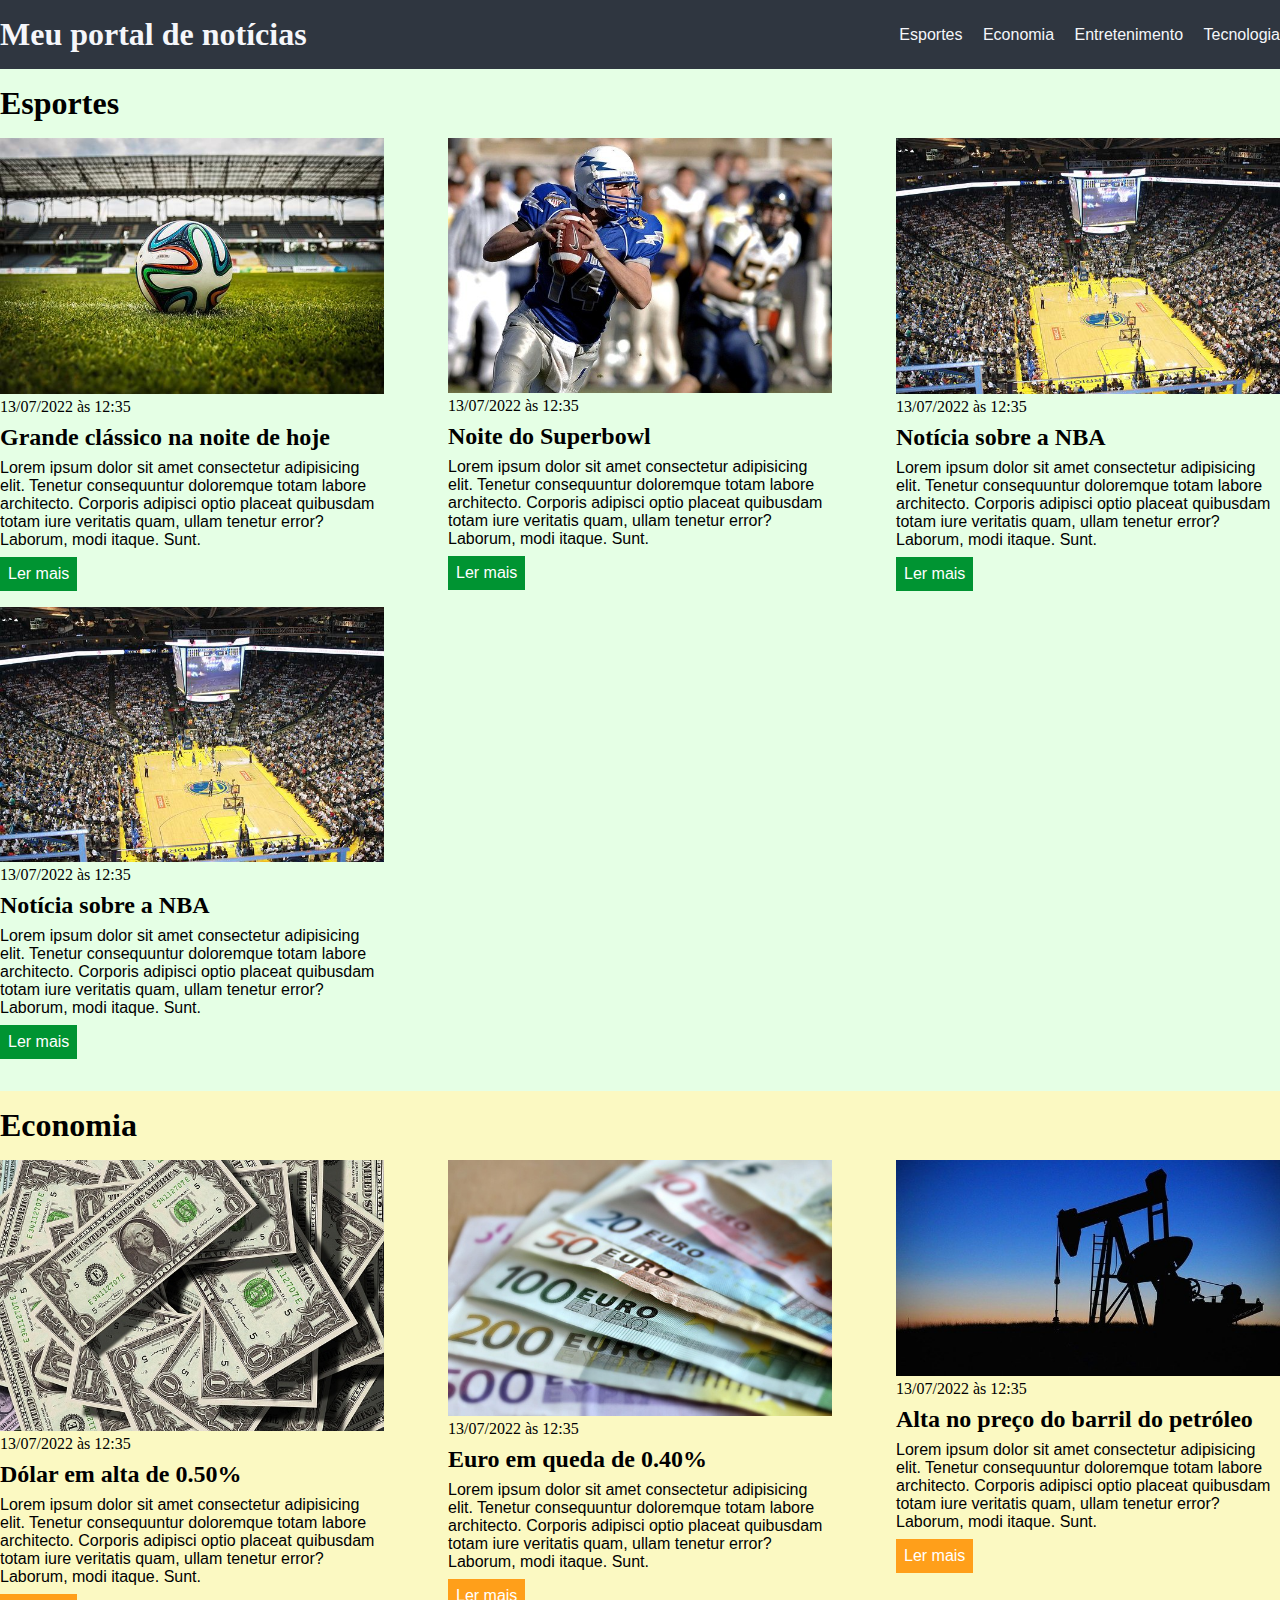
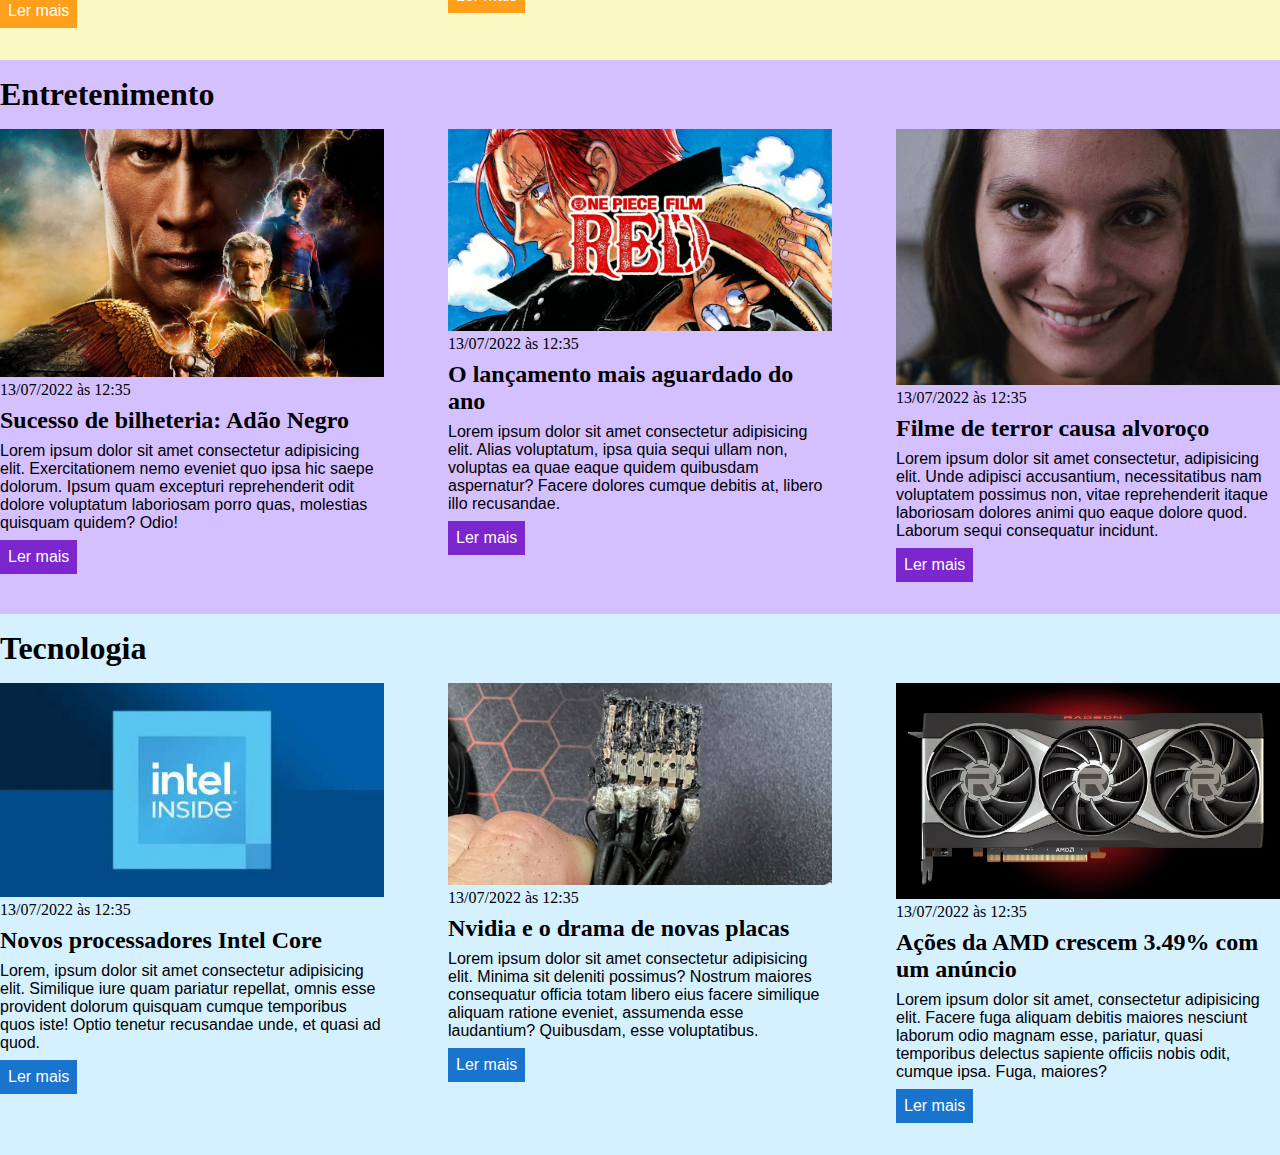
<file: index.html>
<!DOCTYPE html>
<html lang="pt-BR">
<head>
    <meta charset="UTF-8">
    <meta http-equiv="X-UA-Compatible" content="IE=edge">
    <meta name="viewport" content="width=device-width, initial-scale=1.0">
    <title>Meu portal de notícias</title>
    <link rel="stylesheet" href="./main.css" />
</head>
<body>
    <header>
        <div class="container">
            <h1>Meu portal de notícias</h1>
            <nav>
                <ul>
                    <li>
                        <a href="#sports" title="Ir para a seção de esportes">Esportes</a>
                    </li>
                    <li>
                        <a href="#economy" title="Ir para a seção de notícias">Economia</a>
                    </li>
                    <li>
                        <a href="#entertainment" title="Ir para a seção de notícias">Entretenimento</a>
                    </li>
                    <li>
                        <a href="#technology" title="Ir para a seção de notícias">Tecnologia</a>
                    </li>
                </ul>
            </nav>
        </div>
    </header>
    <section id="sports">
        <div class="container">
            <h2>Esportes</h2>
            <div class="articles">
                <article>
                    <img src="./imagens/futebol.jpg" alt="Bola de futebol no gramado" />
                    <header>
                        <time class="creation-date">13/07/2022 às 12:35</time>
                    </header>
                    <h3>Grande clássico na noite de hoje</h3>
                    <p>
                        Lorem ipsum dolor sit amet consectetur adipisicing elit. Tenetur consequuntur doloremque totam labore architecto. Corporis adipisci optio placeat quibusdam totam iure veritatis quam, ullam tenetur error? Laborum, modi itaque. Sunt.
                    </p>
                    <a href="#" title="Leia a notícia completa">Ler mais</a>
                </article>
                <article>
                    <img src="./imagens/futebol-americano.jpg" alt="Jogador de futebol americano correndo com a bola na mão" />
                    <header>
                        <time>13/07/2022 às 12:35</time>
                    </header>
                    <h3>Noite do Superbowl</h3>
                    <p>
                        Lorem ipsum dolor sit amet consectetur adipisicing elit. Tenetur consequuntur doloremque totam labore architecto. Corporis adipisci optio placeat quibusdam totam iure veritatis quam, ullam tenetur error? Laborum, modi itaque. Sunt.
                    </p>
                    <a href="#" title="Leia a notícia completa">Ler mais</a>
                </article>
                <article>
                    <img src="./imagens/basquete.jpg" title="Vista aérea de uma quadra de basquete" />
                    <header>
                        <time>13/07/2022 às 12:35</time>
                    </header>
                    <h3>Notícia sobre a NBA</h3>
                    <p>
                        Lorem ipsum dolor sit amet consectetur adipisicing elit. Tenetur consequuntur doloremque totam labore architecto. Corporis adipisci optio placeat quibusdam totam iure veritatis quam, ullam tenetur error? Laborum, modi itaque. Sunt.
                    </p>
                    <a href="#" title="Leia a notícia completa">Ler mais</a>
                </article>
                <article>
                    <img src="./imagens/basquete.jpg" title="Vista aérea de uma quadra de basquete" />
                    <header>
                        <time>13/07/2022 às 12:35</time>
                    </header>
                    <h3>Notícia sobre a NBA</h3>
                    <p>
                        Lorem ipsum dolor sit amet consectetur adipisicing elit. Tenetur consequuntur doloremque totam labore architecto. Corporis adipisci optio placeat quibusdam totam iure veritatis quam, ullam tenetur error? Laborum, modi itaque. Sunt.
                    </p>
                    <a href="#" title="Leia a notícia completa">Ler mais</a>
                </article>
            </div>
        </div>
    </section>

    <section id="economy">
        <div class="container">
            <h2>Economia</h2>
            <div class="articles">
                <article>
                    <img src="./imagens/dolares.jpg" alt="Muitos dólares" />
                    <header>
                        <time>13/07/2022 às 12:35</time>
                    </header>
                    <h3>Dólar em alta de 0.50%</h3>
                    <p>
                        Lorem ipsum dolor sit amet consectetur adipisicing elit. Tenetur consequuntur doloremque totam labore architecto. Corporis adipisci optio placeat quibusdam totam iure veritatis quam, ullam tenetur error? Laborum, modi itaque. Sunt.
                    </p>
                    <a href="#" title="Leia a notícia completa">Ler mais</a>
                </article>
                <article>
                    <img src="./imagens/euro.jpg" alt="Várias notas de euro" />
                    <header>
                        <time>13/07/2022 às 12:35</time>
                    </header>
                    <h3>Euro em queda de 0.40%</h3>
                    <p>
                        Lorem ipsum dolor sit amet consectetur adipisicing elit. Tenetur consequuntur doloremque totam labore architecto. Corporis adipisci optio placeat quibusdam totam iure veritatis quam, ullam tenetur error? Laborum, modi itaque. Sunt.
                    </p>
                    <a href="#" title="Leia a notícia completa">Ler mais</a>
                </article>
                <article>
                    <img src="./imagens/petroleo.jpg" alt="Extração de petróleo" />
                    <header>
                        <time>13/07/2022 às 12:35</time>
                    </header>
                    <h3>Alta no preço do barril do petróleo</h3>
                    <p>
                        Lorem ipsum dolor sit amet consectetur adipisicing elit. Tenetur consequuntur doloremque totam labore architecto. Corporis adipisci optio placeat quibusdam totam iure veritatis quam, ullam tenetur error? Laborum, modi itaque. Sunt.
                    </p>
                    <a href="#" title="Leia a notícia completa">Ler mais</a>
                </article>
            </div>
        </div>
    </section>
    
    <section id="entertainment">
        <div class="container">
            <h2>Entretenimento</h2>
            <div class="articles">
                <article>
                    <img src="imagens/adaonegro.jpg" alt="Poster do filme Adão Negro">
                    <header>
                        <time>13/07/2022 às 12:35</time>
                    </header>
                    <h3>Sucesso de bilheteria: Adão Negro</h3>
                    <p>
                        Lorem ipsum dolor sit amet consectetur adipisicing elit. Exercitationem nemo eveniet quo ipsa hic saepe dolorum. Ipsum quam excepturi reprehenderit odit dolore voluptatum laboriosam porro quas, molestias quisquam quidem? Odio!
                    </p>
                    <a href="#" title="Leia a notícia completa">Ler mais</a>
                </article>
                <article>
                    <img src="imagens/onepiecered.jpg" alt="Poster do filme One Piece: Red">
                    <header>
                        <time>13/07/2022 às 12:35</time>
                    </header>
                    <h3>O lançamento mais aguardado do ano</h3>
                    <p>
                        Lorem ipsum dolor sit amet consectetur adipisicing elit. Alias voluptatum, ipsa quia sequi ullam non, voluptas ea quae eaque quidem quibusdam aspernatur? Facere dolores cumque debitis at, libero illo recusandae.
                    </p>
                    <a href="#" title="Leia a notícia completa">Ler mais</a>
                </article>
                <article>
                    <img src="imagens/sorria.jpg" alt="Imagem de uma mulher sorrindo macabramente">
                    <header>
                        <time>13/07/2022 às 12:35</time>
                    </header>
                    <h3>Filme de terror causa alvoroço</h3>
                    <p>
                        Lorem ipsum dolor sit amet consectetur, adipisicing elit. Unde adipisci accusantium, necessitatibus nam voluptatem possimus non, vitae reprehenderit itaque laboriosam dolores animi quo eaque dolore quod. Laborum sequi consequatur incidunt.
                    </p>
                    <a href="#" title="Leia a notícia completa">Ler mais</a>
                </article>
            </div>
        </div>
    </section>

    <section id="technology">
        <div class="container">
            <h2>Tecnologia</h2>
            <div class="articles">
                <article>
                    <img src="imagens/intellogo.png" alt="Logo da Intel">
                    <header>
                        <time>13/07/2022 às 12:35</time>
                    </header>
                    <h3>Novos processadores Intel Core</h3>
                    <p>
                        Lorem, ipsum dolor sit amet consectetur adipisicing elit. Similique iure quam pariatur repellat, omnis esse provident dolorum quisquam cumque temporibus quos iste! Optio tenetur recusandae unde, et quasi ad quod.
                    </p>
                    <a href="#" title="Leia a notícia completa">Ler mais</a>
                </article>
                <article>
                    <img src="imagens/pinosrtx4090.jpg" alt="Pinos de conectores de energia queimados">
                    <header>
                        <time>13/07/2022 às 12:35</time>
                    </header>
                    <h3>Nvidia e o drama de novas placas</h3>
                    <p>
                        Lorem ipsum dolor sit amet consectetur adipisicing elit. Minima sit deleniti possimus? Nostrum maiores consequatur officia totam libero eius facere similique aliquam ratione eveniet, assumenda esse laudantium? Quibusdam, esse voluptatibus.
                    </p>
                    <a href="#" title="Leia a notícia completa">Ler mais</a>
                </article>
                <article>
                    <img src="imagens/rx7900.jpeg" alt="Placa de video RX7900">
                    <header>
                        <time>13/07/2022 às 12:35</time>
                    </header>
                    <h3>Ações da AMD crescem 3.49% com um anúncio</h3>
                    <p>
                        Lorem ipsum dolor sit amet, consectetur adipisicing elit. Facere fuga aliquam debitis maiores nesciunt laborum odio magnam esse, pariatur, quasi temporibus delectus sapiente officiis nobis odit, cumque ipsa. Fuga, maiores?
                    </p>
                    <a href="#" title="Leia a notícia completa">Ler mais</a>
                </article>
            </div>
        </div>
    </section>
</body>
</html>
</file>
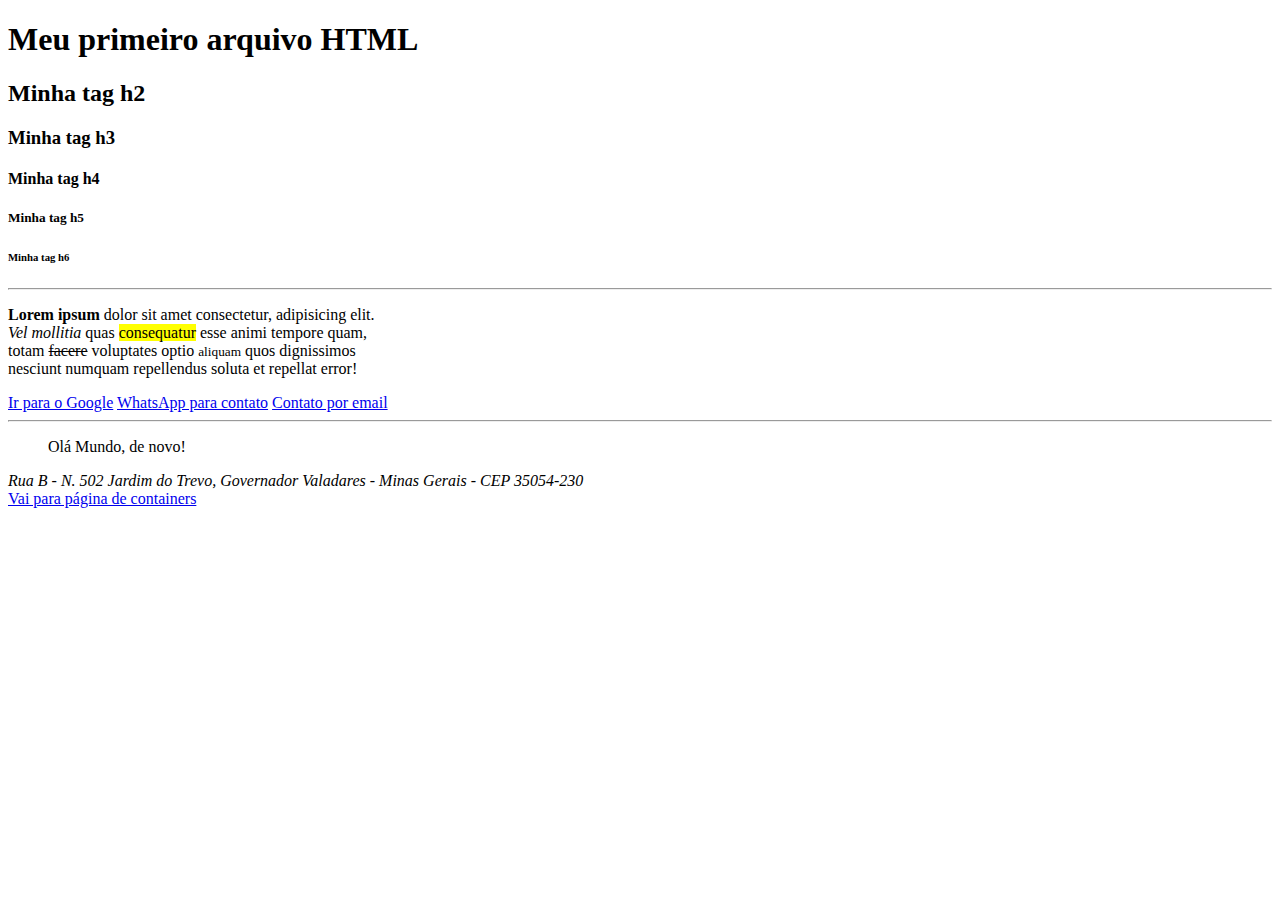
<file: 03 - HTML/index.html>
<!DOCTYPE html>
<html lang="pt-br">
<head>
    <meta charset="UTF-8">
    <meta http-equiv="X-UA-Compatible" content="IE=edge">
    <meta name="viewport" content="width=device-width, initial-scale=1.0">
    <title>Primeiro projeto HTML</title>
</head>
<body>
    <h1>Meu primeiro arquivo HTML</h1>
    <h2>Minha tag h2</h2>
    <h3>Minha tag h3</h3>
    <h4>Minha tag h4</h4>
    <h5>Minha tag h5</h5>
    <h6>Minha tag h6</h6>
    
    <hr />
    
    <p>
        <b>Lorem</b> <strong>ipsum</strong> dolor sit amet consectetur, adipisicing elit.
        <br /> <i>Vel</i> <em>mollitia</em> quas <mark>consequatur</mark> esse animi tempore quam,
        <br /> totam <del>facere</del> voluptates optio <small>aliquam</small> quos dignissimos
        <br /> nesciunt numquam repellendus <span>soluta</span> et repellat error!
    </p>

    <a href="https://www.google.com" title="Ir para o site do Google">Ir para o Google</a>
    <a href="tel:5533999676518">WhatsApp para contato</a>
    <a href="mailto:israel-kessler@hotmail.com">Contato por email</a>

    <hr />

    <blockquote>
        Olá Mundo, de novo!
    </blockquote>

    <address>
        Rua B - N. 502 Jardim do Trevo, Governador Valadares - Minas Gerais - CEP 35054-230
    </address>

    <a href="./containers.html">Vai para página de containers</a>
</body>
</html>
</file>
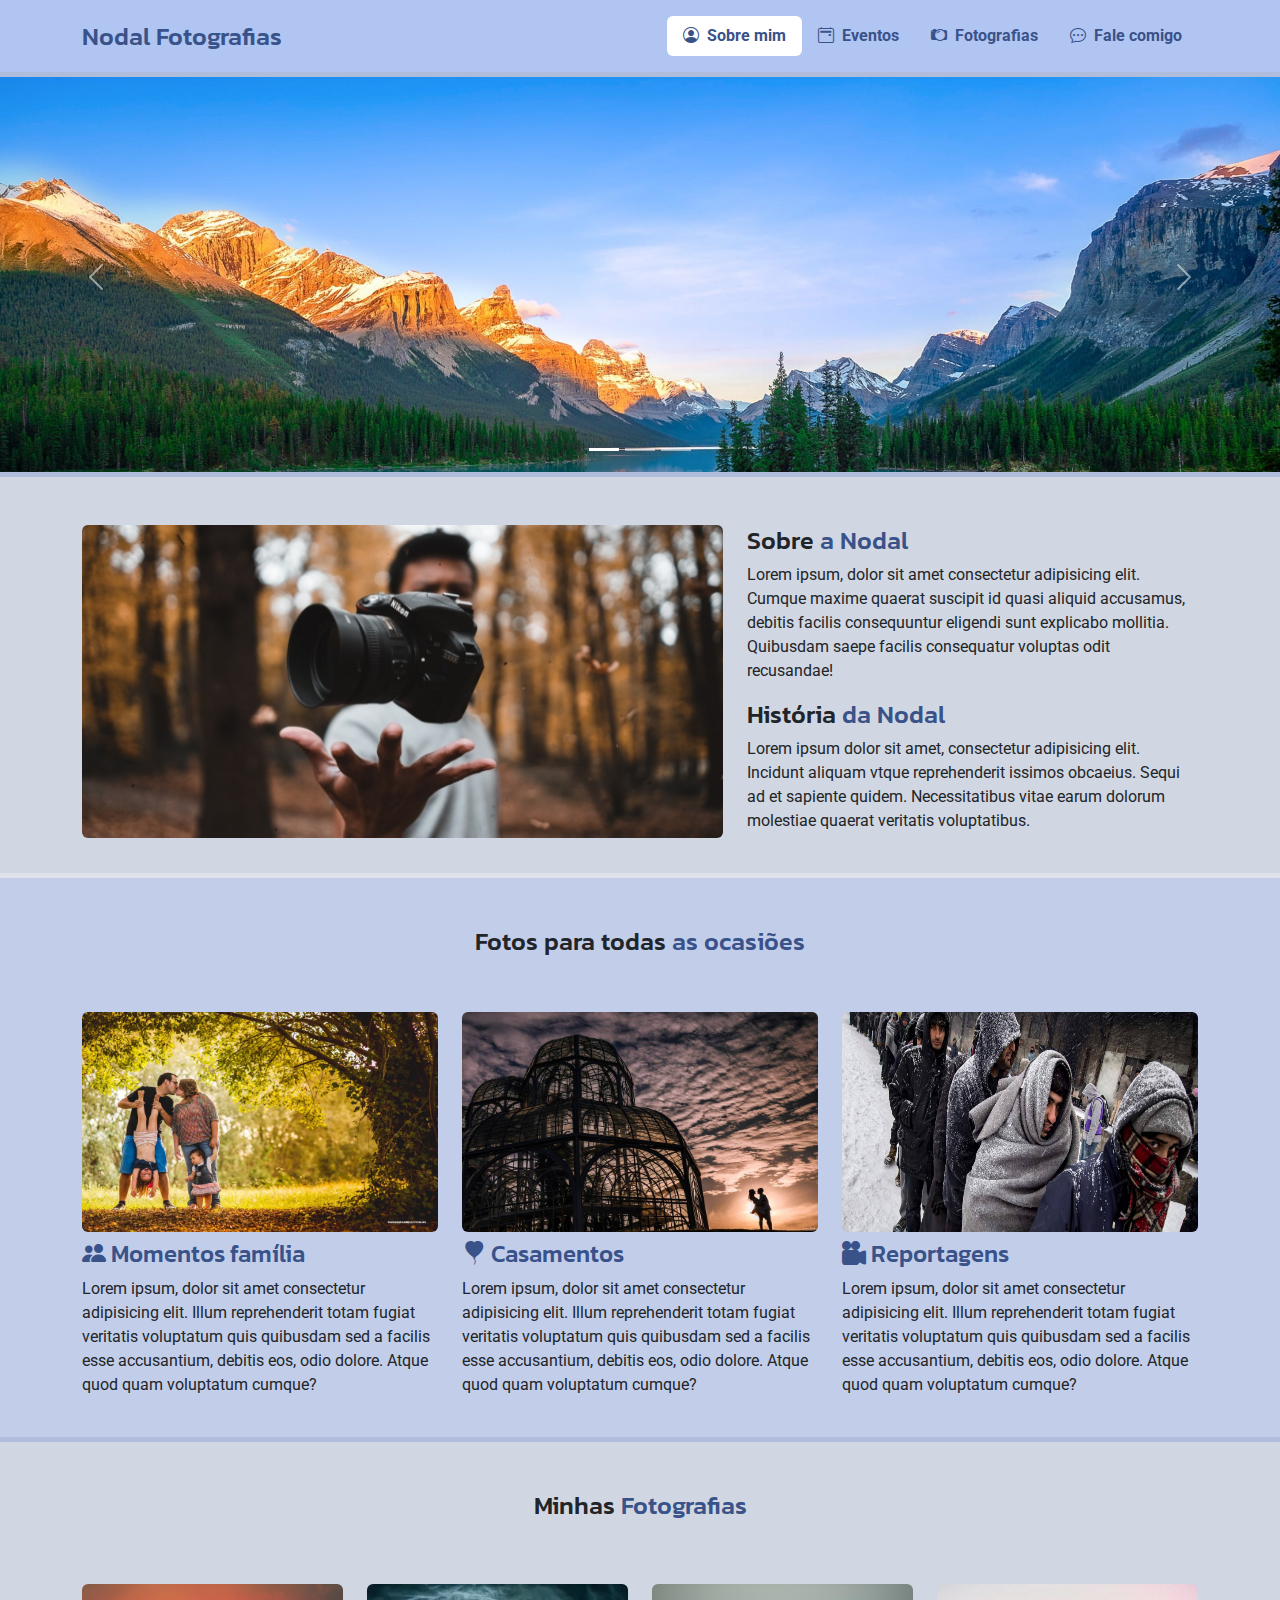
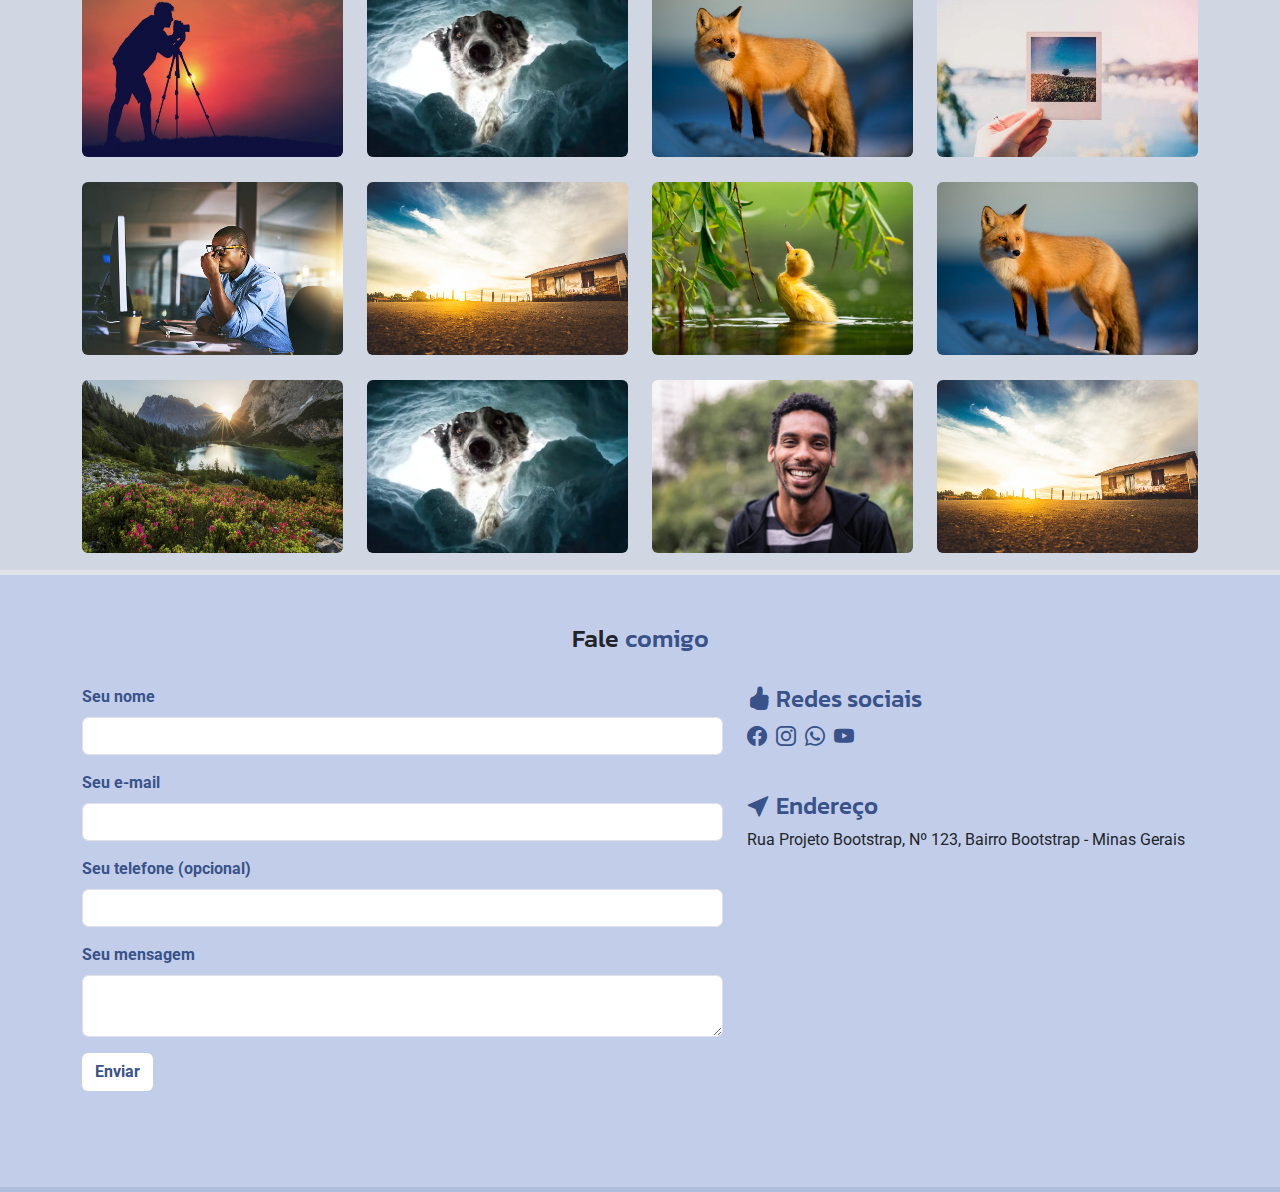
<file: 23 - Projeto Prático - Exercício Módulo/index.html>
<!DOCTYPE html>
<html lang="pt-br">
<head>
    <meta charset="UTF-8">
    <meta http-equiv="X-UA-Compatible" content="IE=edge">
    <meta name="viewport" content="width=device-width, initial-scale=1.0">
    <title>Nodal Fotografias</title>
    <link rel="stylesheet" href="https://cdn.jsdelivr.net/npm/bootstrap@5.3.0-alpha1/dist/css/bootstrap.min.css">
    <link rel="preconnect" href="https://fonts.googleapis.com">
    <link rel="preconnect" href="https://fonts.gstatic.com" crossorigin>
    <link href="https://fonts.googleapis.com/css2?family=Kanit&family=Roboto:wght@400;700&display=swap" rel="stylesheet">
    <link rel="stylesheet" href="https://cdn.jsdelivr.net/npm/bootstrap-icons@1.10.3/font/bootstrap-icons.css">
    <link rel="stylesheet" href="main.css">
</head>
<body>
    <header class="navbar navbar-expand-lg sticky-top p-3" id="cabecalho">
        <div class="container">
            <h1 class="navbar-brand m-0 section-title">Nodal Fotografias</h1>
            <button class="navbar-toggler" data-bs-toggle="collapse" data-bs-target="#menu-navegacao">
                <span class="navbar-toggler-icon"></span>
            </button>
            <nav class="navbar-collapse collapse justify-content-end" id="menu-navegacao">
                <ul class="nav nav-pills d-block d-md-flex">
                    <li class="nav-item fw-bold">
                        <a href="#sobre" class="nav-link">
                            <i class="bi bi-person-circle me-1"></i>
                            Sobre mim
                        </a>
                    </li>
                    <li class="nav-item fw-bold">
                        <a href="#eventos" class="nav-link">
                            <i class="bi bi-calendar2-event me-1"></i>
                            Eventos
                        </a>
                    </li>
                    <li class="nav-item fw-bold">
                        <a href="#fotografias" class="nav-link">
                            <i class="bi bi-camera2 me-1"></i>
                            Fotografias
                        </a>
                    </li>
                    <li class="nav-item fw-bold">
                        <a href="#fale-comigo" class="nav-link">
                            <i class="bi bi-chat-dots me-1"></i>
                            Fale comigo
                        </a>
                    </li>
                </ul>
            </nav>
        </div>
    </header>
    <div data-bs-spy="scroll" data-bs-target="cabecalho" data-bs-smooth-scroll="true">
        <section id="sobre">
            <div class="carousel slide" data-bs-ride="carousel" id="carousel">
                <div class="carousel-inner">
                    <div class="carousel-item active" data-bs-interval="2000">
                        <img src="img/curso-fotografia-profissional-de-paisagem-e-natureza-2.jpg">
                    </div>
                    <div class="carousel-item" data-bs-interval="2000">
                        <img src="img/2-2.webp">
                    </div>
                    <div class="carousel-item">
                        <img src="img/fotos-de-paisagens_o1f9f43uqg1iol1u491f86mpq19gse.jpg" data-bs-interval="2000">
                    </div>
                </div> 
                <button type="button" class="carousel-control-prev" data-bs-target="#carousel" data-bs-slide="prev">
                    <span class="carousel-control-prev-icon"></span>
                </button>
                <button type="button" class="carousel-control-next" data-bs-target="#carousel" data-bs-slide="next">
                    <span class="carousel-control-next-icon"></span>
                </button>
                <div class="carousel-indicators">
                    <button type="button" data-bs-target="#carousel" data-bs-slide-to="0" class="active"></button>
                    <button type="button" data-bs-target="#carousel" data-bs-slide-to="1"></button>
                    <button type="button" data-bs-target="#carousel" data-bs-slide-to="2"></button>
                </div>
            </div>
            <div>
                <div class="container sobre pt-5 pb-4">
                    <div class="row">
                        <div class="col-lg-7 col-md-12">
                            <img src="img/foto03.jpg" class="d-block w-100 rounded">
                        </div>
                        <div class="col-lg-5 col-md-12 mt-3 mt-lg-0">
                            <h2 class="section-title">Sobre <span class="text-colored">a Nodal</span></h2>
                            <p class="fs-7">Lorem ipsum, dolor sit amet consectetur adipisicing elit. Cumque maxime quaerat suscipit id quasi aliquid accusamus, debitis facilis consequuntur eligendi sunt explicabo mollitia. Quibusdam saepe facilis consequatur voluptas odit recusandae!</p>
                            <h3 class="section-title">História <span class="text-colored">da Nodal</span></h3>
                            <p class="fs-7">Lorem ipsum dolor sit amet, consectetur adipisicing elit. Incidunt aliquam vtque reprehenderit issimos obcaeius. Sequi ad et sapiente quidem. Necessitatibus vitae earum dolorum molestiae quaerat veritatis voluptatibus.</p>
                        </div>
                    </div>
                </div>
            </div>
        </section>
        <section id="eventos">
            <div class="container">
                <div class="row">
                    <h2 class="section-title text-center pt-5 pb-4">Fotos para todas <span class="text-colored">as ocasiões</span></h2>
                </div>
                <div>
                    <div class="row mt-4 justify-content-between">
                        <div class="col-lg-4 col-md-6 pb-4">
                            <img src="img/Eventos/foto02.webp" class="d-block w-100 rounded mb-2">
                            <h3 class="section-title text-colored fs-4">
                                <i class="bi bi-people-fill"></i>
                                Momentos família
                            </h3>
                            <p class="fs-7">Lorem ipsum, dolor sit amet consectetur adipisicing elit. Illum reprehenderit totam fugiat veritatis voluptatum quis quibusdam sed a facilis esse accusantium, debitis eos, odio dolore. Atque quod quam voluptatum cumque?</p>
                        </div>
                        <div class="col-lg-4 col-md-6 pb-4">
                            <img src="img/Eventos/foto05.jpeg" class="d-block w-100 rounded mb-2">
                            <h3 class="section-title text-colored fs-4">
                                <i class="bi bi-balloon-heart-fill"></i>
                                Casamentos
                            </h3>
                            <p class="fs-7">Lorem ipsum, dolor sit amet consectetur adipisicing elit. Illum reprehenderit totam fugiat veritatis voluptatum quis quibusdam sed a facilis esse accusantium, debitis eos, odio dolore. Atque quod quam voluptatum cumque?</p>
                        </div>
                        <div class="col-lg-4 col-md-6 pb-4">
                            <img src="img/Eventos/foto07.jpg" class="d-block w-100 rounded mb-2">
                            <h3 class="section-title text-colored fs-4">
                                <i class="bi bi-camera-reels-fill"></i>
                                Reportagens
                            </h3>
                            <p class="fs-7">Lorem ipsum, dolor sit amet consectetur adipisicing elit. Illum reprehenderit totam fugiat veritatis voluptatum quis quibusdam sed a facilis esse accusantium, debitis eos, odio dolore. Atque quod quam voluptatum cumque?</p>
                        </div>
                    </div>
                </div>
            </div>
        </section>
        <section id="fotografias">
            <div class="container">
                <div class="row">
                    <h2 class="section-title text-center pt-5 pb-5">Minhas <span class="text-colored">Fotografias</span></h2>
                </div>
                <div class="row justify-content-between">
                    <div class="col-md-6 col-lg-3 fotos pt-2 pb-2">
                        <a href="img/Fotografias/foto01.jpg" target="_blank">
                            <img src="img/Fotografias/foto01.jpg"  class="fotografia d-block w-100 rounded mb-2" alt="">
                        </a>
                    </div>
                    <div class="col-md-6 col-lg-3 fotos pt-2 pb-2">
                        <a href="img/Fotografias/foto04.webp" target="_blank">
                            <img src="img/Fotografias/foto04.webp"  class="fotografia d-block w-100 rounded mb-2" alt="">
                        </a>
                    </div>
                    <div class="col-md-6 col-lg-3 fotos pt-2 pb-2">
                        <a href="img/Fotografias/Animais/photo-1474511320723-9a56873867b5.jfif" target="_blank">
                            <img src="img/Fotografias/Animais/photo-1474511320723-9a56873867b5.jfif"  class="fotografia d-block w-100 rounded mb-2" alt="">
                        </a>
                    </div>
                    <div class="col-md-6 col-lg-3 fotos pt-2 pb-2">
                        <a href="img/Fotografias/foto05.webp" target="_blank">
                            <img src="img/Fotografias/foto05.webp"  class="fotografia d-block w-100 rounded mb-2" alt="">
                        </a>
                    </div>
                    <div class="col-md-6 col-lg-3 fotos pt-2 pb-2">
                        <a href="img/Fotografias/Pessoas/istockphoto-936117884-170667a.jpg" target="_blank">
                            <img src="img/Fotografias/Pessoas/istockphoto-936117884-170667a.jpg"  class="fotografia d-block w-100 rounded mb-2" alt="">
                        </a>
                    </div>
                    <div class="col-md-6 col-lg-3 fotos pt-2 pb-2">
                        <a href="img/Fotografias/foto06.jpg" target="_blank">
                            <img src="img/Fotografias/foto06.jpg"  class="fotografia d-block w-100 rounded mb-2" alt="">
                        </a>
                    </div>
                    <div class="col-md-6 col-lg-3 fotos pt-2 pb-2">
                        <a href="img/Fotografias/foto08.jfif" target="_blank">
                            <img src="img/Fotografias/foto08.jfif"  class="fotografia d-block w-100 rounded mb-2" alt="">
                        </a>
                    </div>
                    <div class="col-md-6 col-lg-3 fotos pt-2 pb-2">
                        <a href="img/Fotografias/Animais/photo-1474511320723-9a56873867b5.jfif" target="_blank">
                            <img src="img/Fotografias/Animais/photo-1474511320723-9a56873867b5.jfif"  class="fotografia d-block w-100 rounded mb-2" alt="">
                        </a>
                    </div>
                    <div class="col-md-6 col-lg-3 fotos pt-2 pb-2">
                        <a href="img/Fotografias/Natureza/Zugpsitze_mountain.jpg" target="_blank">
                            <img src="img/Fotografias/Natureza/Zugpsitze_mountain.jpg"  class="fotografia d-block w-100 rounded mb-2" alt="">
                        </a>
                    </div>
                    <div class="col-md-6 col-lg-3 fotos pt-2 pb-2">
                        <a href="img/Fotografias/foto04.webp" target="_blank">
                            <img src="img/Fotografias/foto04.webp"  class="fotografia d-block w-100 rounded mb-2" alt="">
                        </a>
                    </div>
                    <div class="col-md-6 col-lg-3 fotos pt-2 pb-2">
                        <a href="img/Fotografias/Pessoas/istockphoto-1007763808-612x612.jpg" target="_blank">
                            <img src="img/Fotografias/Pessoas/istockphoto-1007763808-612x612.jpg"  class="fotografia d-block w-100 rounded mb-2" alt="">
                        </a>
                    </div>
                    <div class="col-md-6 col-lg-3 fotos pt-2 pb-2">
                        <a href="img/Fotografias/foto06.jpg" target="_blank">
                            <img src="img/Fotografias/foto06.jpg"  class="fotografia d-block w-100 rounded mb-2" alt="">
                        </a>
                    </div>
                </div>
            </div>
        </section>
        <section id="fale-comigo" class="pb-5">
            <div class="container">
                <div class="row">
                    <h2 class="section-title text-center pt-5 pb-4">Fale <span class="text-colored">comigo</span></h2>
                </div>
                <div class="row">
                    <div class="col-md-7 mb-5">
                        <form>
                            <div class="mb-3">
                                <label for="nome" class="form-label fw-bold text-colored">Seu nome</label>
                                <input type="text" id="nome" class="form-control" required>
                            </div>
                            <div class="mb-3">
                                <label for="email" class="form-label fw-bold text-colored">Seu e-mail</label>
                                <input type="email" id="email" class="form-control" required>
                            </div>
                            <div class="mb-3">
                                <label for="telefone" class="form-label fw-bold text-colored">Seu telefone (opcional)</label>
                                <input type="tel" id="telefone" class="form-control">
                            </div>
                            <div class="mb-3">
                                <label for="mensagem" class="form-label fw-bold text-colored">Seu mensagem</label>
                                <textarea type="text" id="mensagem" class="form-control" required></textarea>
                            </div>
                            <button type="submit" class="btn fw-bold">Enviar</button>
                        </form>
                    </div>
                    <div class="col-md-5">
                        <div class="row">
                            <h3 class="section-title fs-4 text-colored">
                                <i class="bi bi-hand-thumbs-up-fill"></i>
                                Redes sociais
                            </h3>
                            <ul class="social-links">
                                <li class="fs-5">
                                    <a href="#">
                                        <i class="bi bi-facebook text-colored"></i>
                                    </a>
                                </li>
                                <li class="fs-5 ms-1 me-1">
                                    <a href="#">
                                        <i class="bi bi-instagram text-colored"></i>
                                    </a>
                                </li>
                                <li class="fs-5 me-1">
                                    <a href="#">
                                        <i class="bi bi-whatsapp text-colored"></i>
                                    </a>
                                </li>
                                <li class="fs-5">
                                    <a href="#">
                                        <i class="bi bi-youtube text-colored"></i>
                                    </a>
                                </li>
                            </ul>
                        </div>
                        <div class="row mt-4">
                            <h3 class="section-title fs-4 text-colored">
                                <i class="bi bi-cursor-fill"></i>
                                Endereço
                            </h3>
                                <p>
                                    Rua Projeto Bootstrap, Nº 123, Bairro Bootstrap - Minas Gerais
                                </p>
                        </div>
                    </div>
                </div>
            </div>
        </section>
    </div>

    <script src="https://cdn.jsdelivr.net/npm/bootstrap@5.3.0-alpha1/dist/js/bootstrap.bundle.min.js"></script>
</body>
</html>
</file>
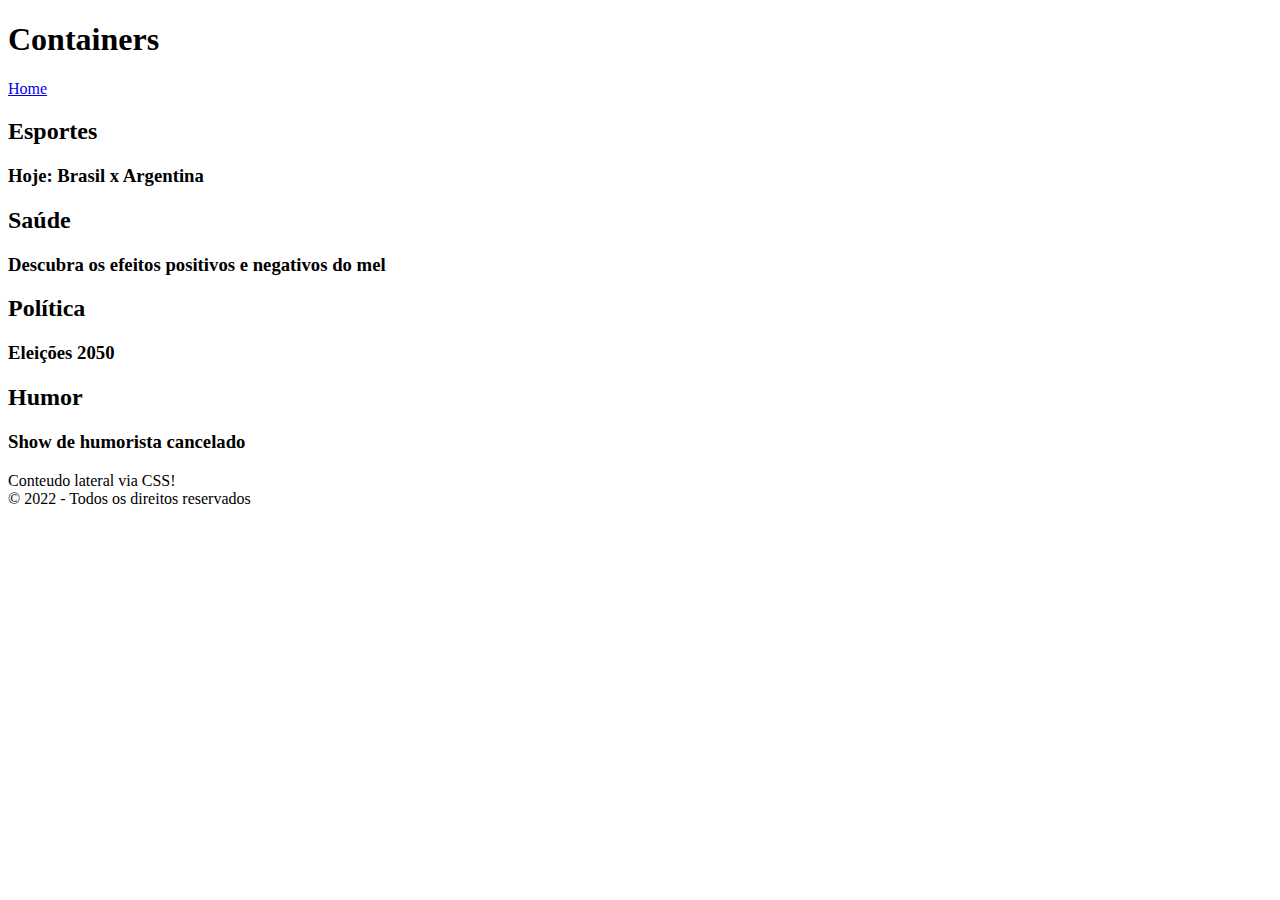
<file: 03 - HTML/containers.html>
<!DOCTYPE html>
<html lang="pt-br">
<head>
    <meta charset="UTF-8">
    <meta http-equiv="X-UA-Compatible" content="IE=edge">
    <meta name="viewport" content="width=device-width, initial-scale=1.0">
    <title>Containers</title>
</head>
<body>
    <header>
        <h1>Containers</h1>
        <nav>
            <a href="./index.html">Home</a>
        </nav>
    </header>

    <main>
        <section>
            <h2>Esportes</h2>
            <article>
            <h3>Hoje: Brasil x Argentina</h3>
            </article>
        </section>
            
        <section>
            <h2>Saúde</h2>
                <article>
                    <h3>Descubra os efeitos positivos e negativos do mel</h3>
                </article>
        </section>
            
        <section>
            <h2>Política</h2>
                <article>
                    <h3>Eleições 2050</h3>
                </article>
        </section>
            
        <section>
            <h2>Humor</h2>
                <article>
                    <h3>Show de humorista cancelado</h3>
                </article>
        </section>
        
        <aside>
            Conteudo lateral via CSS!
        </aside>
    </main>

    <footer>
        &copy; 2022 - Todos os direitos reservados
    </footer>
</body>
</html>
</file>
<file: main.css>
* {
    box-sizing: border-box;
    margin: 0;
    padding: 0;
}

body > header {
    background-color: #2f3640;
    padding: 16px 0;
    color: #f5f6fa;
}

header .container {
    display: flex;
    align-items: center;
    justify-content: space-between;
}

header li {
    display: inline;
    font-family: 'Franklin Gothic Medium', 'Arial Narrow', Arial, sans-serif;
    font-weight: 400;
    margin-left: 16px;
}

header li a {
    color: #f5f6fa;
    text-decoration: none;
}

.container {
    width: 1280px;
    margin: 0 auto;
}

.articles {
    display: flex;
    flex-wrap: wrap;
    justify-content: space-between;
}

.articles article img{
    /*height: 180px;*/
    width: 100%;
}

.articles article {
    width: 30%;
}

section {
    padding: 16px 0;
}

section h2, .articles article {
    margin-bottom: 16px;
}

.articles article h3 {
    margin-top: 8px;
    margin-bottom: 8px;
}

.articles article a {
    background-color: blue;
    color: #fff;
    padding: 8px;
    display: inline-block;
    text-decoration: none;
    font-weight: 400;
    margin-top: 8px;
}

.articles article a:hover{
    text-decoration: underline;
}

.articles article p, .articles article a{
    font-family: 'Franklin Gothic Medium', 'Arial Narrow', Arial, sans-serif;
}

.articles article h3 {
    font-size: 24px;
}

section h2 {
    font-size: 32px
}

#sports {
    background-color: rgba(0, 255, 0, 0.1);
}

#sports .articles article a {
    background-color: #009432;
}

#economy {
    background-color: #f8f59fa2;
}

#economy .articles article a {
    background-color: #ff9f1a;
}

#entertainment {
    background-color: #ac82ff83;
}

#entertainment .articles article a {
    background-color: #7c26cd;
}

#technology {
    background-color: #b0e2ff88;
}

#technology .articles article a {
    background-color: #1874CD;
}
</file>
<file: 23 - Projeto Prático - Exercício Módulo/main.css>
.navbar {
    background-color: #b0c5f2;
    border-bottom: solid 5px #afbcdc;
}

.nav .nav-link.active {
    background-color: #fff;
    color: #395289;
}

.nav .nav-link, .navbar-brand, .navbar-brand:hover {
    color: #395289;
}

body {
    font-family: Roboto, sans-serif;
}

.navbar-toggler {
    background-color: #8897b9;
    border: none;
}

.section-title {
    font-family: Kanit, cursive;
    font-size: 25px;
}

#sobre, #fotografias {
    background-color: #d1d7e2;
    border-bottom: solid 5px #dfe2e8;
}

.carousel-inner {
    width: 100%;
    height: 400px;
    border-bottom: solid 5px #afbcdc;
}

#eventos, #fale-comigo {
    background-color: #c2cee9;
    border-bottom: solid 5px #afbcdc;
}

#eventos img {
    height: 220px;
}

.carousel-item img {
    width: 100%;
    object-fit: cover;
}

.text-colored {
    color: #395289;
}

.fotografia{
    height: 95%;
    overflow: hidden;
}

.fotografia:hover {
    cursor: pointer; 
    opacity: 0.90;
}

.social-links li {
    list-style-type: none;
    display: inline;
}

.social-links a {
    text-decoration: none;
}

#fale-comigo button {
    background-color: #fff;
    color: #395289;
}



@media (max-width:767px) {
    .navbar-collapse.collapse {
        padding-top: 10px;
    }

    .carousel-item img {
        height: 280px;
    }

    .carousel-inner {
        width: 100%;
        height: 280px;
        border-bottom: solid 5px #c2cee9;
    }

    #eventos img {
        height: 250px;
    }
}
</file>
